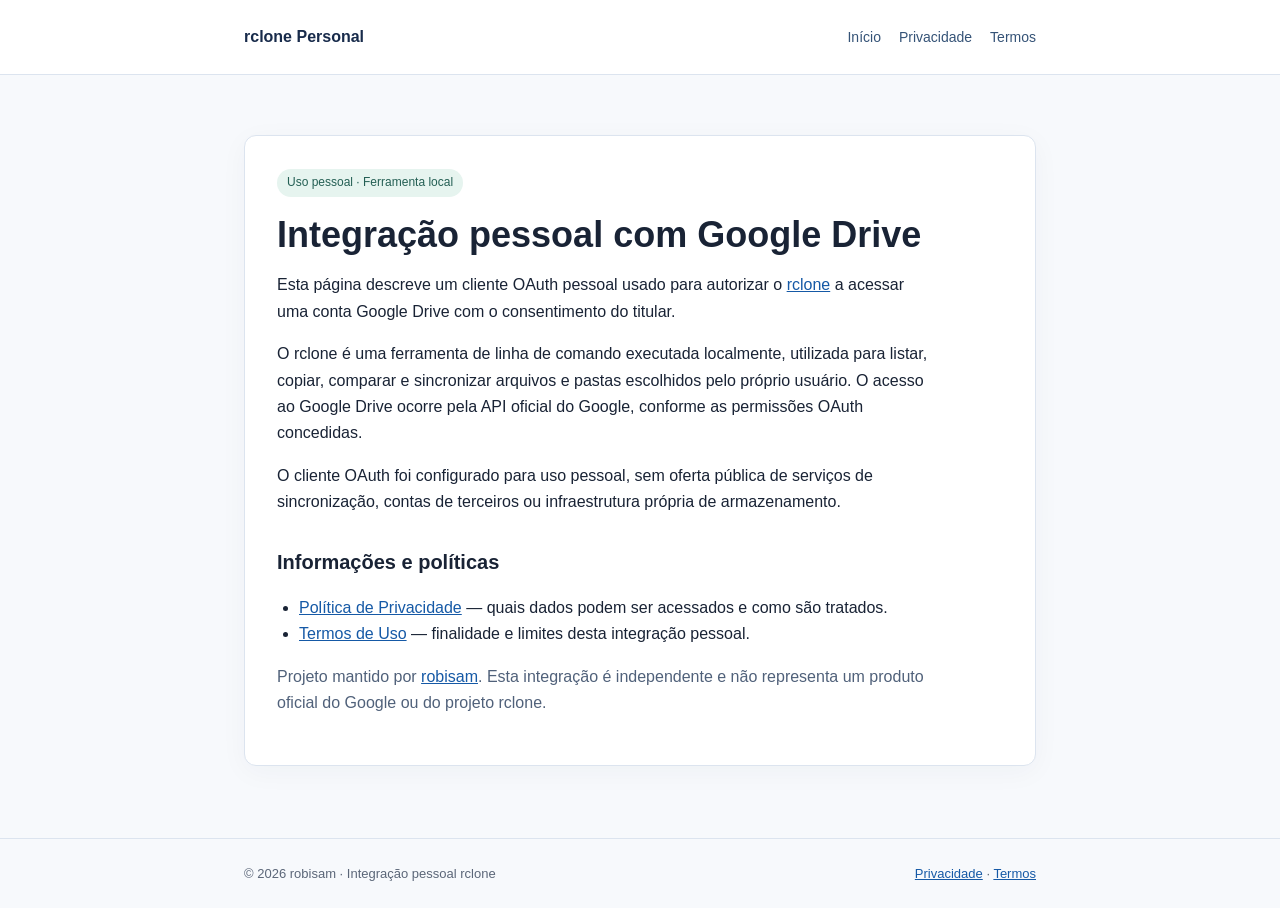
<file: index.html>
<!doctype html>
<html lang="pt-BR">
<head>
  <meta charset="utf-8">
  <meta name="viewport" content="width=device-width, initial-scale=1">
  <meta name="description" content="Informações sobre a integração pessoal rclone e Google Drive, incluindo política de privacidade e termos de uso.">
  <title>rclone Personal — Integração Google Drive</title>
  <link rel="stylesheet" href="style.css">
</head>
<body>
  <header><div class="wrap"><a class="brand" href="./">rclone Personal</a><nav aria-label="Navegação"><a href="./">Início</a><a href="privacy.html">Privacidade</a><a href="terms.html">Termos</a></nav></div></header>
  <main><article class="panel">
    <span class="pill">Uso pessoal · Ferramenta local</span>
    <h1>Integração pessoal com Google Drive</h1>
    <p>Esta página descreve um cliente OAuth pessoal usado para autorizar o <a href="https://rclone.org/">rclone</a> a acessar uma conta Google Drive com o consentimento do titular.</p>
    <p>O rclone é uma ferramenta de linha de comando executada localmente, utilizada para listar, copiar, comparar e sincronizar arquivos e pastas escolhidos pelo próprio usuário. O acesso ao Google Drive ocorre pela API oficial do Google, conforme as permissões OAuth concedidas.</p>
    <p>O cliente OAuth foi configurado para uso pessoal, sem oferta pública de serviços de sincronização, contas de terceiros ou infraestrutura própria de armazenamento.</p>
    <h2>Informações e políticas</h2>
    <ul><li><a href="privacy.html">Política de Privacidade</a> — quais dados podem ser acessados e como são tratados.</li><li><a href="terms.html">Termos de Uso</a> — finalidade e limites desta integração pessoal.</li></ul>
    <p class="muted">Projeto mantido por <a href="https://github.com/robisam">robisam</a>. Esta integração é independente e não representa um produto oficial do Google ou do projeto rclone.</p>
  </article></main>
  <footer><div class="wrap"><span>© 2026 robisam · Integração pessoal rclone</span><span><a href="privacy.html">Privacidade</a> · <a href="terms.html">Termos</a></span></div></footer>
</body>
</html>
</file>
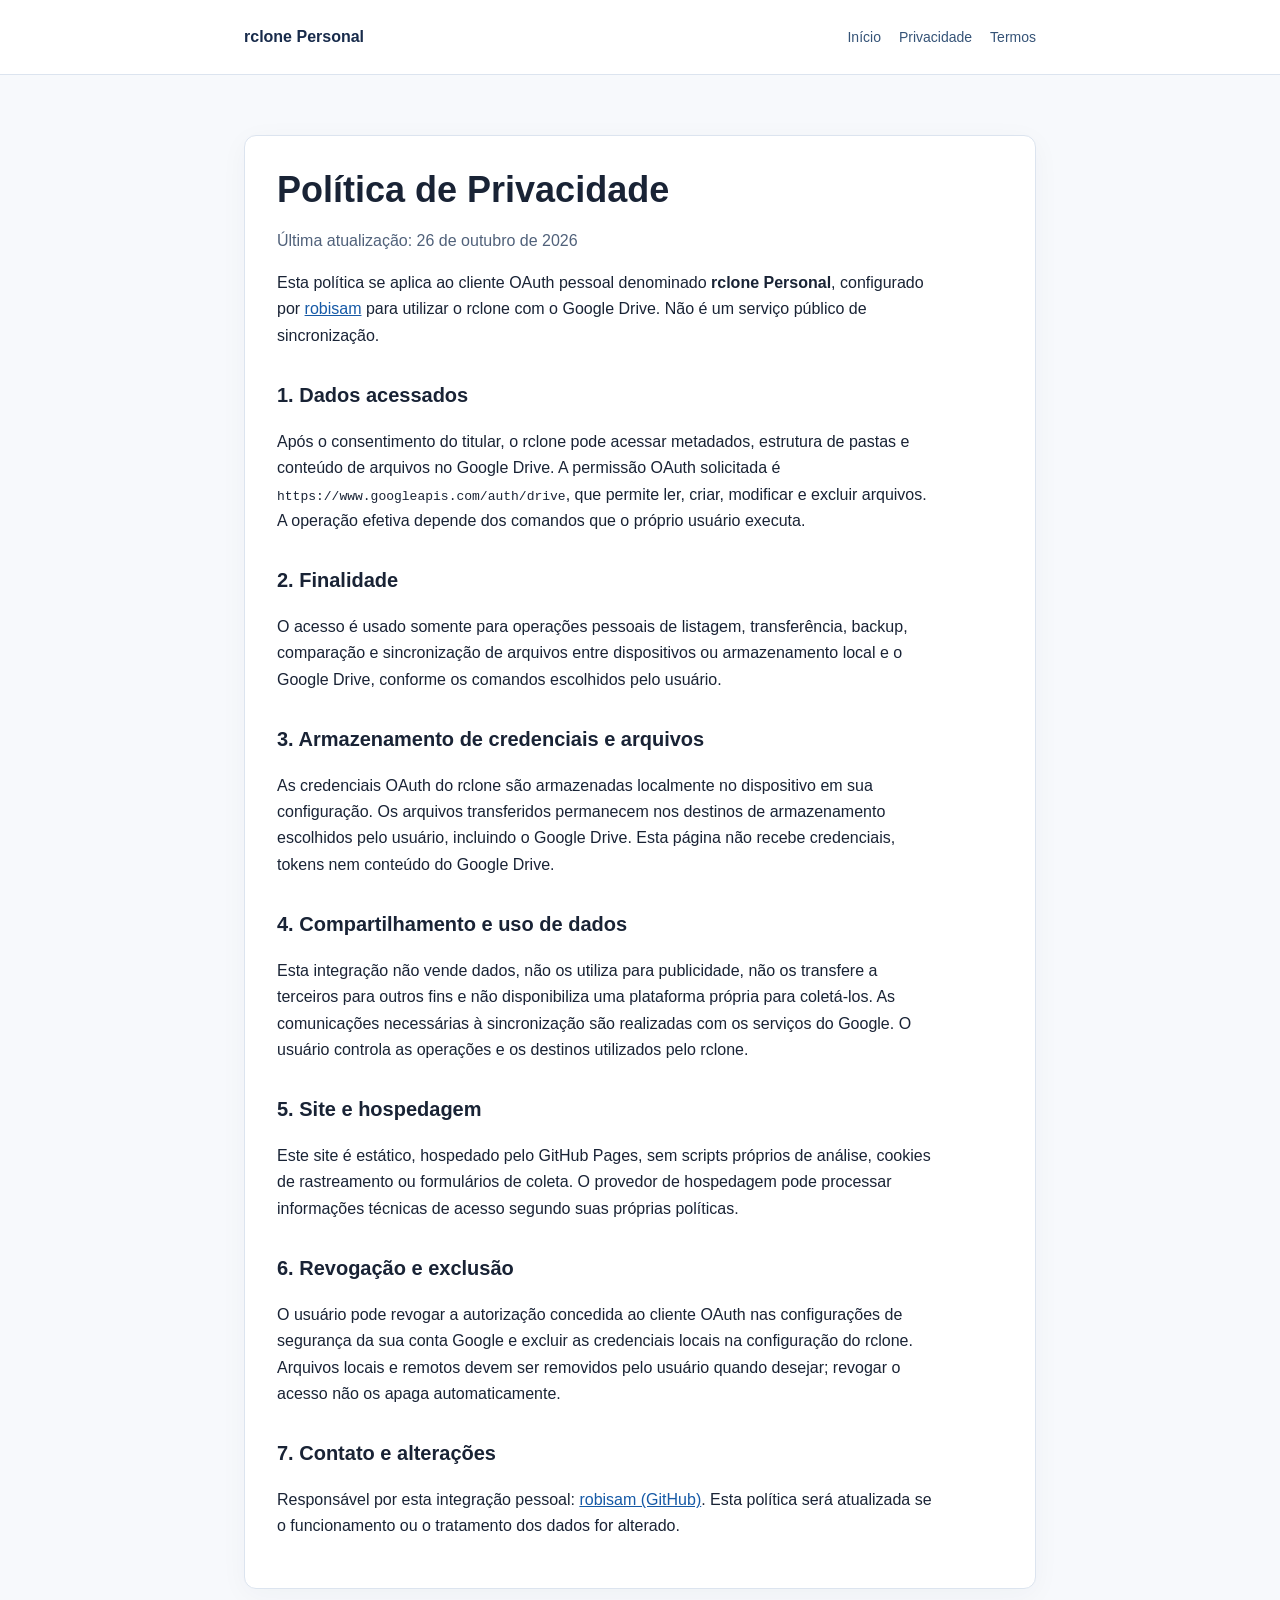
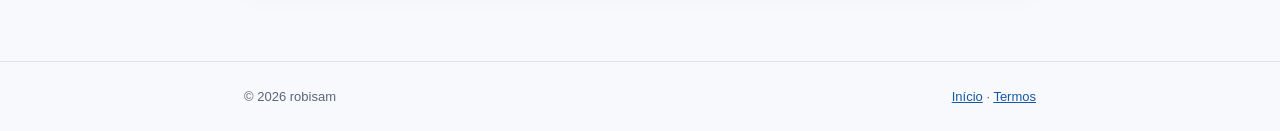
<file: privacy.html>
<!doctype html>
<html lang="pt-BR">
<head>
  <meta charset="utf-8">
  <meta name="viewport" content="width=device-width, initial-scale=1">
  <meta name="description" content="Política de privacidade da integração pessoal rclone com Google Drive.">
  <title>Política de Privacidade — rclone Personal</title>
  <link rel="stylesheet" href="style.css">
</head>
<body>
  <header><div class="wrap"><a class="brand" href="./">rclone Personal</a><nav aria-label="Navegação"><a href="./">Início</a><a href="privacy.html">Privacidade</a><a href="terms.html">Termos</a></nav></div></header>
  <main><article class="panel">
    <h1>Política de Privacidade</h1>
    <p class="muted">Última atualização: 26 de outubro de 2026</p>
    <p>Esta política se aplica ao cliente OAuth pessoal denominado <strong>rclone Personal</strong>, configurado por <a href="https://github.com/robisam">robisam</a> para utilizar o rclone com o Google Drive. Não é um serviço público de sincronização.</p>
    <h2>1. Dados acessados</h2>
    <p>Após o consentimento do titular, o rclone pode acessar metadados, estrutura de pastas e conteúdo de arquivos no Google Drive. A permissão OAuth solicitada é <code>https://www.googleapis.com/auth/drive</code>, que permite ler, criar, modificar e excluir arquivos. A operação efetiva depende dos comandos que o próprio usuário executa.</p>
    <h2>2. Finalidade</h2>
    <p>O acesso é usado somente para operações pessoais de listagem, transferência, backup, comparação e sincronização de arquivos entre dispositivos ou armazenamento local e o Google Drive, conforme os comandos escolhidos pelo usuário.</p>
    <h2>3. Armazenamento de credenciais e arquivos</h2>
    <p>As credenciais OAuth do rclone são armazenadas localmente no dispositivo em sua configuração. Os arquivos transferidos permanecem nos destinos de armazenamento escolhidos pelo usuário, incluindo o Google Drive. Esta página não recebe credenciais, tokens nem conteúdo do Google Drive.</p>
    <h2>4. Compartilhamento e uso de dados</h2>
    <p>Esta integração não vende dados, não os utiliza para publicidade, não os transfere a terceiros para outros fins e não disponibiliza uma plataforma própria para coletá-los. As comunicações necessárias à sincronização são realizadas com os serviços do Google. O usuário controla as operações e os destinos utilizados pelo rclone.</p>
    <h2>5. Site e hospedagem</h2>
    <p>Este site é estático, hospedado pelo GitHub Pages, sem scripts próprios de análise, cookies de rastreamento ou formulários de coleta. O provedor de hospedagem pode processar informações técnicas de acesso segundo suas próprias políticas.</p>
    <h2>6. Revogação e exclusão</h2>
    <p>O usuário pode revogar a autorização concedida ao cliente OAuth nas configurações de segurança da sua conta Google e excluir as credenciais locais na configuração do rclone. Arquivos locais e remotos devem ser removidos pelo usuário quando desejar; revogar o acesso não os apaga automaticamente.</p>
    <h2>7. Contato e alterações</h2>
    <p>Responsável por esta integração pessoal: <a href="https://github.com/robisam">robisam (GitHub)</a>. Esta política será atualizada se o funcionamento ou o tratamento dos dados for alterado.</p>
  </article></main>
  <footer><div class="wrap"><span>© 2026 robisam</span><span><a href="./">Início</a> · <a href="terms.html">Termos</a></span></div></footer>
</body>
</html>
</file>
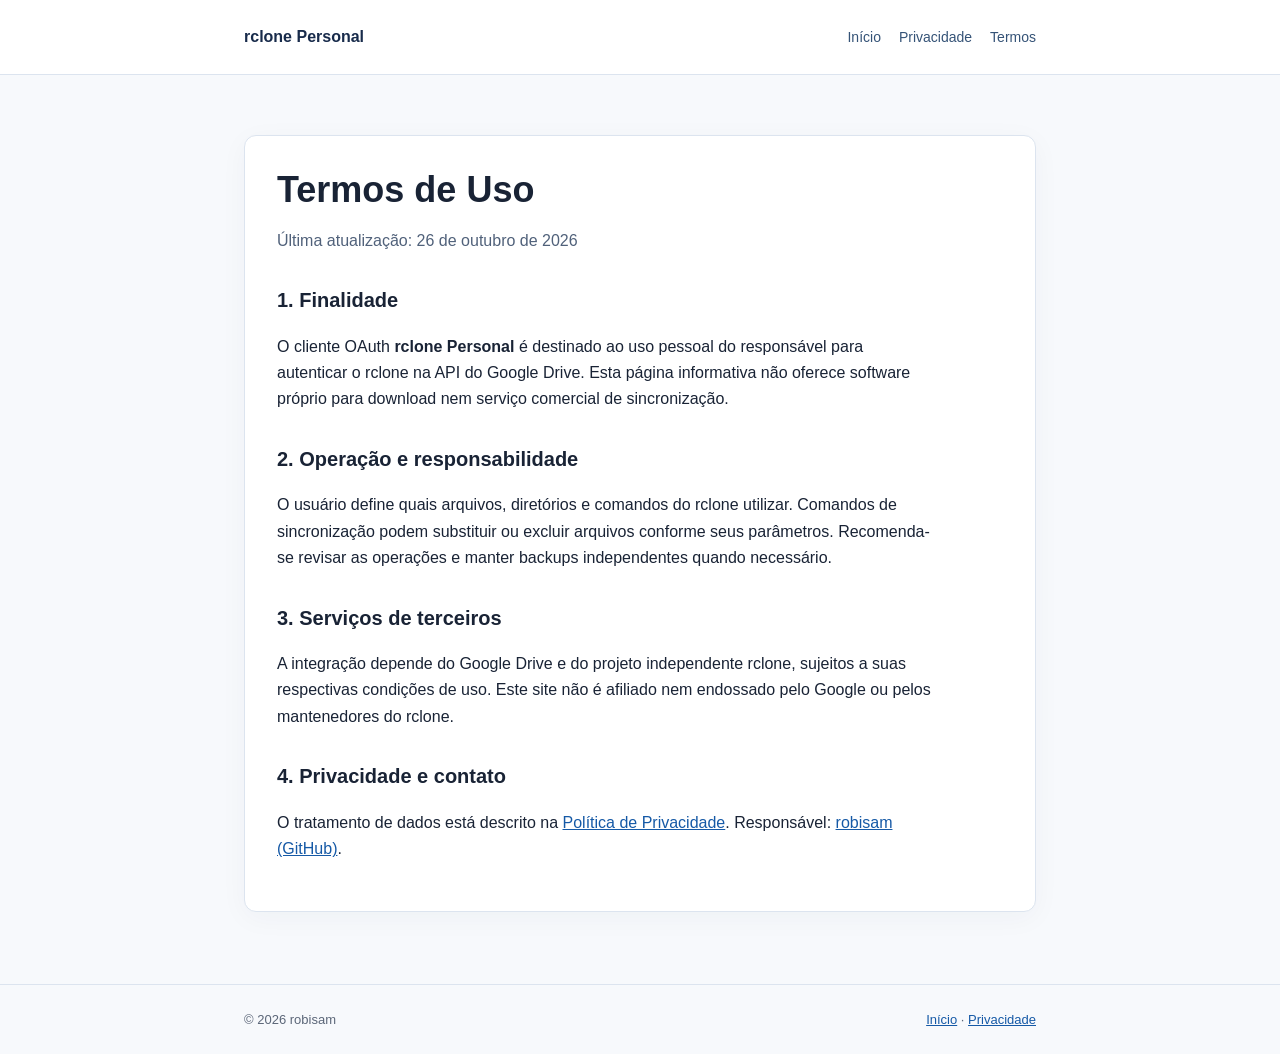
<file: terms.html>
<!doctype html>
<html lang="pt-BR">
<head>
  <meta charset="utf-8">
  <meta name="viewport" content="width=device-width, initial-scale=1">
  <meta name="description" content="Termos de uso da integração pessoal rclone com Google Drive.">
  <title>Termos de Uso — rclone Personal</title>
  <link rel="stylesheet" href="style.css">
</head>
<body>
  <header><div class="wrap"><a class="brand" href="./">rclone Personal</a><nav aria-label="Navegação"><a href="./">Início</a><a href="privacy.html">Privacidade</a><a href="terms.html">Termos</a></nav></div></header>
  <main><article class="panel">
    <h1>Termos de Uso</h1>
    <p class="muted">Última atualização: 26 de outubro de 2026</p>
    <h2>1. Finalidade</h2>
    <p>O cliente OAuth <strong>rclone Personal</strong> é destinado ao uso pessoal do responsável para autenticar o rclone na API do Google Drive. Esta página informativa não oferece software próprio para download nem serviço comercial de sincronização.</p>
    <h2>2. Operação e responsabilidade</h2>
    <p>O usuário define quais arquivos, diretórios e comandos do rclone utilizar. Comandos de sincronização podem substituir ou excluir arquivos conforme seus parâmetros. Recomenda-se revisar as operações e manter backups independentes quando necessário.</p>
    <h2>3. Serviços de terceiros</h2>
    <p>A integração depende do Google Drive e do projeto independente rclone, sujeitos a suas respectivas condições de uso. Este site não é afiliado nem endossado pelo Google ou pelos mantenedores do rclone.</p>
    <h2>4. Privacidade e contato</h2>
    <p>O tratamento de dados está descrito na <a href="privacy.html">Política de Privacidade</a>. Responsável: <a href="https://github.com/robisam">robisam (GitHub)</a>.</p>
  </article></main>
  <footer><div class="wrap"><span>© 2026 robisam</span><span><a href="./">Início</a> · <a href="privacy.html">Privacidade</a></span></div></footer>
</body>
</html>
</file>
<file: style.css>
:root{color-scheme:light;font-family:-apple-system,BlinkMacSystemFont,"Segoe UI",Roboto,Arial,sans-serif;line-height:1.65;color:#192335;background:#f7f9fc}*{box-sizing:border-box}body{margin:0}header{border-bottom:1px solid #dce4ef;background:#fff}main,header .wrap,footer .wrap{max-width:840px;margin:auto;padding:24px}header .wrap{display:flex;justify-content:space-between;align-items:center;gap:16px;flex-wrap:wrap}a{color:#1559a6}nav{display:flex;gap:18px;flex-wrap:wrap;font-size:14px}nav a{text-decoration:none;color:#355377}nav a:hover{text-decoration:underline}.brand{color:#182b4b;text-decoration:none;font-weight:750}.panel{margin-top:36px;background:#fff;border:1px solid #dce4ef;border-radius:12px;padding:32px;box-shadow:0 6px 28px #2339590a}h1{font-size:clamp(26px,5vw,36px);line-height:1.2;margin:0 0 16px}h2{font-size:20px;margin-top:30px}p,li{max-width:74ch}.muted{color:#50617a}footer{color:#5b6678;font-size:13px;border-top:1px solid #dce4ef;margin-top:48px}footer .wrap{display:flex;justify-content:space-between;gap:12px;flex-wrap:wrap}.pill{font-size:12px;display:inline-block;color:#245f54;background:#e6f4ef;padding:4px 10px;border-radius:99px;margin-bottom:16px}ul{padding-left:22px}@media(max-width:640px){.panel{padding:24px 20px;margin-top:16px}main,header .wrap,footer .wrap{padding:18px}}
</file>
